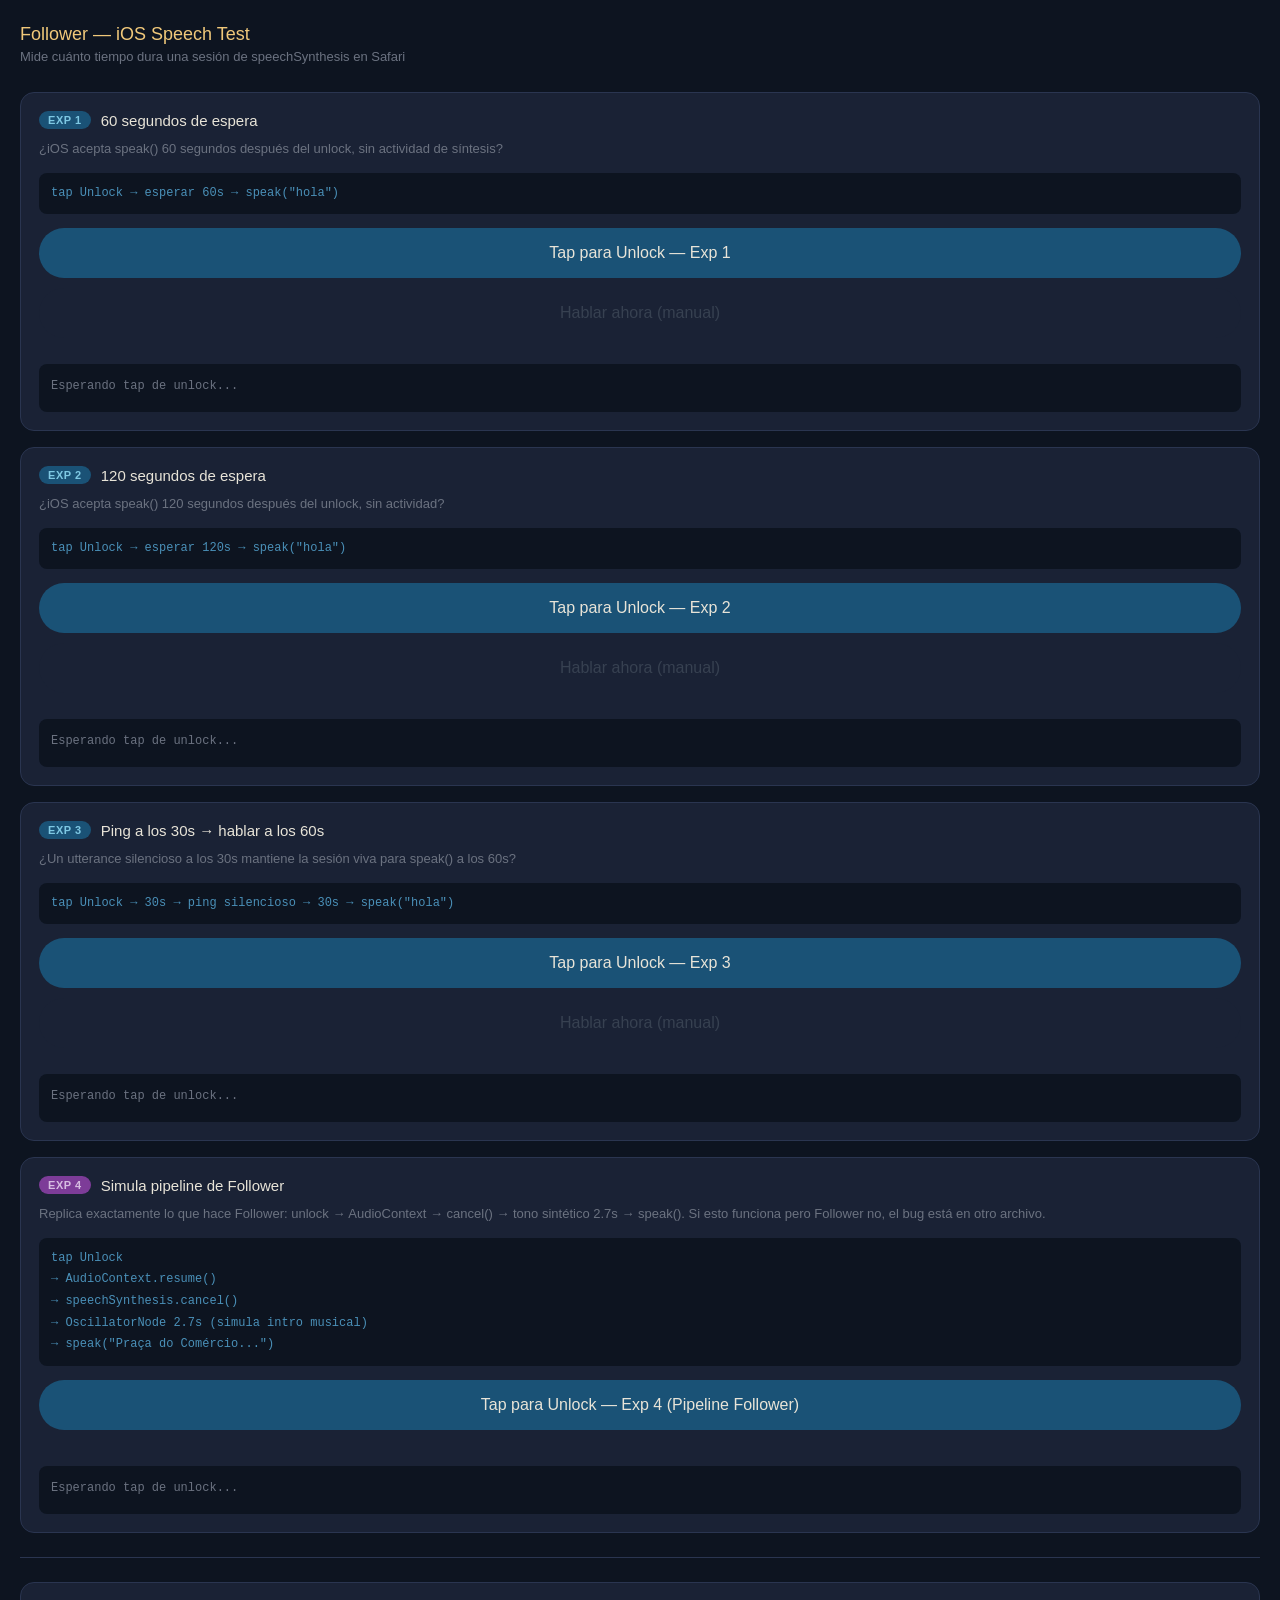
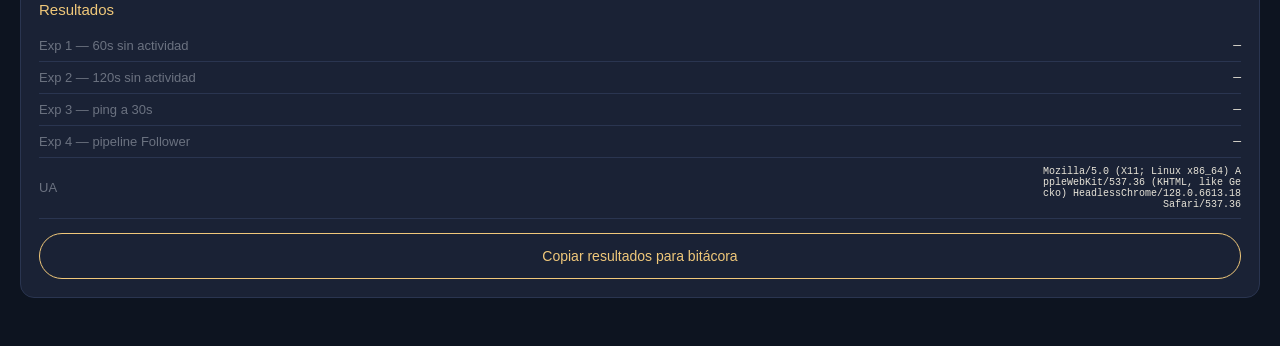
<file: ios-speech-test.html>
<!DOCTYPE html>
<html lang="es">
<head>
<meta charset="UTF-8">
<meta name="viewport" content="width=device-width, initial-scale=1.0">
<title>Follower — iOS Speech Test</title>
<style>
  * { box-sizing: border-box; margin: 0; padding: 0; }

  body {
    font-family: -apple-system, BlinkMacSystemFont, 'Inter', sans-serif;
    background: #0d1420;
    color: #e8e4d8;
    min-height: 100vh;
    padding: 24px 20px 48px;
  }

  h1 {
    font-size: 18px;
    font-weight: 500;
    color: #f0c87a;
    margin-bottom: 4px;
  }

  .subtitle {
    font-size: 13px;
    color: #6b7280;
    margin-bottom: 28px;
  }

  .exp {
    background: #1a2235;
    border: 0.5px solid #2a3550;
    border-radius: 14px;
    padding: 18px;
    margin-bottom: 16px;
  }

  .exp-header {
    display: flex;
    align-items: center;
    gap: 10px;
    margin-bottom: 10px;
  }

  .exp-num {
    background: #1a5276;
    color: #7ec8e3;
    font-size: 11px;
    font-weight: 600;
    padding: 3px 9px;
    border-radius: 20px;
    letter-spacing: 0.05em;
  }

  .exp-title {
    font-size: 15px;
    font-weight: 500;
    color: #e8e4d8;
  }

  .exp-desc {
    font-size: 13px;
    color: #6b7280;
    margin-bottom: 14px;
    line-height: 1.5;
  }

  .flow {
    font-family: 'SF Mono', 'Fira Code', monospace;
    font-size: 12px;
    color: #4a90b8;
    background: #0d1420;
    border-radius: 8px;
    padding: 10px 12px;
    margin-bottom: 14px;
    line-height: 1.8;
  }

  .btn-unlock {
    width: 100%;
    padding: 16px;
    background: #1a5276;
    color: #e8e4d8;
    border: none;
    border-radius: 50px;
    font-size: 16px;
    font-weight: 500;
    cursor: pointer;
    margin-bottom: 10px;
    -webkit-tap-highlight-color: transparent;
  }

  .btn-unlock:active { opacity: 0.8; }
  .btn-unlock:disabled { background: #1a2235; color: #374151; }

  .btn-speak {
    width: 100%;
    padding: 16px;
    background: #c0392b;
    color: #fff;
    border: none;
    border-radius: 50px;
    font-size: 16px;
    font-weight: 500;
    cursor: pointer;
    -webkit-tap-highlight-color: transparent;
  }

  .btn-speak:active { opacity: 0.8; }
  .btn-speak:disabled { background: #1a2235; color: #374151; }

  .status {
    margin-top: 12px;
    padding: 12px;
    background: #0d1420;
    border-radius: 8px;
    font-size: 12px;
    font-family: 'SF Mono', 'Fira Code', monospace;
    line-height: 1.7;
    min-height: 48px;
    color: #6b7280;
  }

  .log-ok    { color: #4ade80; }
  .log-fail  { color: #f87171; }
  .log-info  { color: #60a5fa; }
  .log-warn  { color: #f0c87a; }
  .log-time  { color: #9ca3af; }

  .countdown {
    font-size: 28px;
    font-weight: 500;
    color: #f0c87a;
    text-align: center;
    padding: 10px 0 4px;
  }

  .result-badge {
    display: inline-block;
    padding: 4px 12px;
    border-radius: 20px;
    font-size: 12px;
    font-weight: 600;
    margin-top: 8px;
  }

  .result-ok   { background: rgba(74,222,128,0.15); color: #4ade80; }
  .result-fail { background: rgba(248,113,113,0.15); color: #f87171; }

  .divider {
    border: none;
    border-top: 0.5px solid #2a3550;
    margin: 24px 0;
  }

  .summary {
    background: #1a2235;
    border: 0.5px solid #2a3550;
    border-radius: 14px;
    padding: 18px;
  }

  .summary h2 {
    font-size: 15px;
    font-weight: 500;
    color: #f0c87a;
    margin-bottom: 12px;
  }

  .summary-row {
    display: flex;
    justify-content: space-between;
    align-items: center;
    padding: 8px 0;
    border-bottom: 0.5px solid #2a3550;
    font-size: 13px;
  }

  .summary-row:last-child { border-bottom: none; }
  .summary-label { color: #6b7280; }
  .summary-val { font-family: 'SF Mono', 'Fira Code', monospace; color: #e8e4d8; }

  .copy-btn {
    width: 100%;
    padding: 14px;
    background: transparent;
    color: #f0c87a;
    border: 0.5px solid #f0c87a;
    border-radius: 50px;
    font-size: 14px;
    font-weight: 500;
    cursor: pointer;
    margin-top: 14px;
    -webkit-tap-highlight-color: transparent;
  }
</style>
</head>
<body>

<h1>Follower — iOS Speech Test</h1>
<p class="subtitle">Mide cuánto tiempo dura una sesión de speechSynthesis en Safari</p>

<!-- EXPERIMENTO 1 -->
<div class="exp" id="exp1">
  <div class="exp-header">
    <span class="exp-num">EXP 1</span>
    <span class="exp-title">60 segundos de espera</span>
  </div>
  <p class="exp-desc">¿iOS acepta speak() 60 segundos después del unlock, sin actividad de síntesis?</p>
  <div class="flow">tap Unlock → esperar 60s → speak("hola")</div>
  <button class="btn-unlock" id="btn1unlock" onclick="runExp(1, 60)">
    Tap para Unlock — Exp 1
  </button>
  <button class="btn-speak" id="btn1speak" disabled onclick="speakNow(1)">
    Hablar ahora (manual)
  </button>
  <div class="countdown" id="cd1"></div>
  <div class="status" id="log1">Esperando tap de unlock...</div>
</div>

<!-- EXPERIMENTO 2 -->
<div class="exp" id="exp2">
  <div class="exp-header">
    <span class="exp-num">EXP 2</span>
    <span class="exp-title">120 segundos de espera</span>
  </div>
  <p class="exp-desc">¿iOS acepta speak() 120 segundos después del unlock, sin actividad?</p>
  <div class="flow">tap Unlock → esperar 120s → speak("hola")</div>
  <button class="btn-unlock" id="btn2unlock" onclick="runExp(2, 120)">
    Tap para Unlock — Exp 2
  </button>
  <button class="btn-speak" id="btn2speak" disabled onclick="speakNow(2)">
    Hablar ahora (manual)
  </button>
  <div class="countdown" id="cd2"></div>
  <div class="status" id="log2">Esperando tap de unlock...</div>
</div>

<!-- EXPERIMENTO 3 -->
<div class="exp" id="exp3">
  <div class="exp-header">
    <span class="exp-num">EXP 3</span>
    <span class="exp-title">Ping a los 30s → hablar a los 60s</span>
  </div>
  <p class="exp-desc">¿Un utterance silencioso a los 30s mantiene la sesión viva para speak() a los 60s?</p>
  <div class="flow">tap Unlock → 30s → ping silencioso → 30s → speak("hola")</div>
  <button class="btn-unlock" id="btn3unlock" onclick="runExp(3, 60, true)">
    Tap para Unlock — Exp 3
  </button>
  <button class="btn-speak" id="btn3speak" disabled onclick="speakNow(3)">
    Hablar ahora (manual)
  </button>
  <div class="countdown" id="cd3"></div>
  <div class="status" id="log3">Esperando tap de unlock...</div>
</div>

<!-- EXPERIMENTO 4 -->
<div class="exp" id="exp4">
  <div class="exp-header">
    <span class="exp-num" style="background:#7d3c98;color:#d7bde2;">EXP 4</span>
    <span class="exp-title">Simula pipeline de Follower</span>
  </div>
  <p class="exp-desc">Replica exactamente lo que hace Follower: unlock → AudioContext → cancel() → tono sintético 2.7s → speak(). Si esto funciona pero Follower no, el bug está en otro archivo.</p>
  <div class="flow">
    tap Unlock<br>
    → AudioContext.resume()<br>
    → speechSynthesis.cancel()<br>
    → OscillatorNode 2.7s (simula intro musical)<br>
    → speak("Praça do Comércio...")
  </div>
  <button class="btn-unlock" id="btn4unlock" onclick="runExp4()">
    Tap para Unlock — Exp 4 (Pipeline Follower)
  </button>
  <div class="countdown" id="cd4"></div>
  <div class="status" id="log4">Esperando tap de unlock...</div>
</div>

<hr class="divider">

<!-- RESUMEN -->
<div class="summary">
  <h2>Resultados</h2>
  <div class="summary-row">
    <span class="summary-label">Exp 1 — 60s sin actividad</span>
    <span class="summary-val" id="res1">—</span>
  </div>
  <div class="summary-row">
    <span class="summary-label">Exp 2 — 120s sin actividad</span>
    <span class="summary-val" id="res2">—</span>
  </div>
  <div class="summary-row">
    <span class="summary-label">Exp 3 — ping a 30s</span>
    <span class="summary-val" id="res3">—</span>
  </div>
  <div class="summary-row">
    <span class="summary-label">Exp 4 — pipeline Follower</span>
    <span class="summary-val" id="res4">—</span>
  </div>
  <div class="summary-row">
    <span class="summary-label">UA</span>
    <span class="summary-val" id="ua" style="font-size:10px; max-width:200px; text-align:right; word-break:break-all;"></span>
  </div>
  <button class="copy-btn" onclick="copyResults()">Copiar resultados para bitácora</button>
</div>

<script>
  document.getElementById('ua').textContent = navigator.userAgent;

  const results = { 1: null, 2: null, 3: null };
  const timers  = {};

  function log(n, msg, cls) {
    const el = document.getElementById('log' + n);
    const line = document.createElement('div');
    line.className = cls || '';
    const now = new Date();
    const ts = now.toTimeString().slice(0,8);
    line.innerHTML = '<span class="log-time">' + ts + '</span>  ' + msg;
    el.appendChild(line);
    el.scrollTop = el.scrollHeight;
  }

  function setResult(n, ok, detail) {
    results[n] = { ok, detail };
    const el = document.getElementById('res' + n);
    el.innerHTML = '<span class="result-badge ' + (ok ? 'result-ok' : 'result-fail') + '">'
      + (ok ? '✓ HABLÓ' : '✗ SILENCIO') + '</span>';
  }

  function countdown(n, secs, onDone, onPing) {
    let remaining = secs;
    const el = document.getElementById('cd' + n);
    el.textContent = remaining + 's';

    timers[n] = setInterval(() => {
      remaining--;
      el.textContent = remaining + 's';

      if (onPing && remaining === secs / 2) {
        onPing();
      }

      if (remaining <= 0) {
        clearInterval(timers[n]);
        el.textContent = '';
        onDone();
      }
    }, 1000);
  }

  function doSpeak(n, text, source) {
    const u = new SpeechSynthesisUtterance(text || 'Follower funciona correctamente en iOS Safari.');

    // Seleccionar voz española si existe
    const voices = window.speechSynthesis.getVoices();
    const esVoice = voices.find(v => v.lang.startsWith('es') && v.localService)
                 || voices.find(v => v.lang.startsWith('es'));
    if (esVoice) u.voice = esVoice;
    u.lang = 'es-419';
    u.rate = 0.92;

    const t0 = performance.now();

    u.onstart = () => {
      const lag = Math.round(performance.now() - t0);
      log(n, 'onstart · lag=' + lag + 'ms · fuente=' + source, 'log-ok');
      setResult(n, true, 'lag=' + lag + 'ms · pending=' + window.speechSynthesis.pending);
    };

    u.onend = () => {
      log(n, 'onend — narración completa', 'log-ok');
    };

    u.onerror = (e) => {
      log(n, 'onerror · error=' + e.error, 'log-fail');
      setResult(n, false, 'error=' + e.error);
    };

    window.speechSynthesis.cancel();
    window.speechSynthesis.speak(u);

    const pending = window.speechSynthesis.pending;
    const speaking = window.speechSynthesis.speaking;
    log(n, 'speak() ejecutado · pending=' + pending + ' speaking=' + speaking,
        pending || speaking ? 'log-info' : 'log-warn');

    if (!pending && !speaking) {
      setTimeout(() => {
        if (!results[n]) {
          setResult(n, false, 'pending=false · onstart nunca llegó');
          log(n, 'DIAGNÓSTICO: iOS descartó utterance silenciosamente (trusted event expirado)', 'log-fail');
        }
      }, 3000);
    }
  }

  function speakNow(n) {
    // Habla manual desde tap directo (siempre debería funcionar)
    clearInterval(timers[n]);
    document.getElementById('cd' + n).textContent = '';
    log(n, 'speak() manual desde tap directo', 'log-warn');
    doSpeak(n, 'Prueba manual desde tap directo.', 'tap-manual');
  }

  function runExp(n, waitSecs, withPing) {
    const btnUnlock = document.getElementById('btn' + n + 'unlock');
    const btnSpeak  = document.getElementById('btn' + n + 'speak');

    btnUnlock.disabled = true;
    btnSpeak.disabled = false;

    // Unlock desde trusted event
    window.speechSynthesis.cancel();
    const silent = new SpeechSynthesisUtterance('');
    silent.volume = 0;
    silent.rate = 10;
    window.speechSynthesis.speak(silent);

    log(n, 'unlock desde tap · speechSynthesis desbloqueado', 'log-info');
    log(n, 'esperando ' + waitSecs + 's' + (withPing ? ' · ping a los ' + (waitSecs/2) + 's' : '') + '...', 'log-time');

    const pingFn = withPing ? () => {
      const ping = new SpeechSynthesisUtterance(' ');
      ping.volume = 0;
      ping.rate = 10;
      window.speechSynthesis.speak(ping);
      log(n, 'ping silencioso enviado a los ' + (waitSecs/2) + 's', 'log-info');
    } : null;

    countdown(n, waitSecs, () => {
      log(n, 'tiempo completado — ejecutando speak() automático', 'log-warn');
      doSpeak(n, 'Follower funciona. iOS mantuvo la sesión activa.', 'auto-timer');
    }, pingFn);
  }

  function copyResults() {
    const ua = navigator.userAgent;
    const now = new Date().toISOString();
    let txt = 'FOLLOWER — iOS Speech Test Results\n';
    txt += 'Fecha: ' + now + '\n';
    txt += 'UA: ' + ua + '\n\n';

    [1,2,3,4].forEach(n => {
      const labels = {
        1: 'Exp 1 — 60s sin actividad',
        2: 'Exp 2 — 120s sin actividad',
        3: 'Exp 3 — ping a 30s',
        4: 'Exp 4 — pipeline Follower'
      };
      const r = results[n];
      txt += labels[n] + ': ';
      if (!r) { txt += 'no ejecutado\n'; }
      else { txt += (r.ok ? 'HABLÓ ✓' : 'SILENCIO ✗') + ' · ' + r.detail + '\n'; }
    });

    // Leer logs
    [1,2,3,4].forEach(n => {
      txt += '\n--- Log Exp ' + n + ' ---\n';
      const lines = document.getElementById('log' + n).querySelectorAll('div');
      lines.forEach(l => { txt += l.textContent + '\n'; });
    });

    navigator.clipboard.writeText(txt).then(() => {
      const btn = document.querySelector('.copy-btn');
      btn.textContent = '✓ Copiado';
      setTimeout(() => { btn.textContent = 'Copiar resultados para bitácora'; }, 2000);
    }).catch(() => {
      // Fallback para iOS que puede bloquear clipboard
      const ta = document.createElement('textarea');
      ta.value = txt;
      ta.style.position = 'fixed';
      ta.style.opacity = '0';
      document.body.appendChild(ta);
      ta.select();
      document.execCommand('copy');
      ta.remove();
      const btn = document.querySelector('.copy-btn');
      btn.textContent = '✓ Copiado';
      setTimeout(() => { btn.textContent = 'Copiar resultados para bitácora'; }, 2000);
    });
  }

  // ── EXPERIMENTO 4: Simula pipeline exacto de Follower ──
  function runExp4() {
    const btn = document.getElementById('btn4unlock');
    btn.disabled = true;

    // PASO 1: Unlock desde trusted event (igual que unlockFromGesture())
    window.speechSynthesis.cancel();
    const silent = new SpeechSynthesisUtterance('');
    silent.volume = 0;
    silent.rate = 10;
    window.speechSynthesis.speak(silent);
    log(4, 'unlock → speak(silent) ejecutado', 'log-info');

    // PASO 2: AudioContext (igual que Music.initFromGesture())
    let audioCtx;
    try {
      audioCtx = new (window.AudioContext || window.webkitAudioContext)();
      audioCtx.resume();
      log(4, 'AudioContext creado · state=' + audioCtx.state, 'log-info');
    } catch(e) {
      log(4, 'AudioContext falló: ' + e.message, 'log-warn');
    }

    // PASO 3: cancel() — igual que Voice.stop() al inicio de speak()
    // Aquí está la hipótesis: este cancel() mata la sesión
    window.speechSynthesis.cancel();
    log(4, 'cancel() ejecutado (simula Voice.stop() en speak())', 'log-warn');

    // PASO 4: Tono sintético 2.7s (simula Music.playNarratorIntro())
    log(4, 'iniciando tono sintético 2.7s...', 'log-info');
    let cdSecs = 3;
    const cdEl = document.getElementById('cd4');
    cdEl.textContent = cdSecs + 's';
    const cdInt = setInterval(() => {
      cdSecs--;
      cdEl.textContent = cdSecs > 0 ? cdSecs + 's' : '';
      if (cdSecs <= 0) clearInterval(cdInt);
    }, 1000);

    if (audioCtx) {
      try {
        const osc = audioCtx.createOscillator();
        const gain = audioCtx.createGain();
        osc.connect(gain);
        gain.connect(audioCtx.destination);
        gain.gain.setValueAtTime(0.1, audioCtx.currentTime);
        gain.gain.exponentialRampToValueAtTime(0.001, audioCtx.currentTime + 2.7);
        osc.start();
        osc.stop(audioCtx.currentTime + 2.7);
        log(4, 'tono sintético reproduciéndose', 'log-info');
      } catch(e) {
        log(4, 'tono falló: ' + e.message, 'log-warn');
      }
    }

    // PASO 5: speak() después de 2.8s (igual que Follower tras la intro)
    setTimeout(() => {
      log(4, 'ejecutando speak() tras 2.8s de intro musical...', 'log-warn');

      const voices = window.speechSynthesis.getVoices();
      const esVoice = voices.find(v => v.lang.startsWith('es') && v.localService)
                   || voices.find(v => v.lang.startsWith('es'));

      const u = new SpeechSynthesisUtterance(
        'Praça do Comércio es el corazón histórico de Lisboa. Aquí llegaban los barcos cargados de especias del mundo.'
      );
      if (esVoice) u.voice = esVoice;
      u.lang = 'es-419';
      u.rate = 0.92;

      const t0 = performance.now();

      u.onstart = () => {
        const lag = Math.round(performance.now() - t0);
        log(4, 'onstart · lag=' + lag + 'ms ← FUNCIONA', 'log-ok');
        setResult(4, true, 'lag=' + lag + 'ms');
      };
      u.onend = () => log(4, 'onend — narración completa ✓', 'log-ok');
      u.onerror = (e) => {
        log(4, 'onerror · error=' + e.error, 'log-fail');
        setResult(4, false, 'error=' + e.error);
      };

      window.speechSynthesis.speak(u);
      const pending = window.speechSynthesis.pending;
      const speaking = window.speechSynthesis.speaking;
      log(4, 'speak() ejecutado · pending=' + pending + ' speaking=' + speaking,
          pending || speaking ? 'log-info' : 'log-warn');

      if (!pending && !speaking) {
        setTimeout(() => {
          if (!results[4]) {
            setResult(4, false, 'pending=false · mismo síntoma que Follower');
            log(4, 'CONFIRMADO: el cancel() de stop() es la causa — mismo fallo reproducido', 'log-fail');
          }
        }, 3000);
      }
    }, 2800);
  }

  // Inicializar resultado exp4
  results[4] = null;

  // Cargar voces
  if ('speechSynthesis' in window) {
    window.speechSynthesis.getVoices();
    window.speechSynthesis.onvoiceschanged = () => window.speechSynthesis.getVoices();
  }
</script>

</body>
</html>
</file>
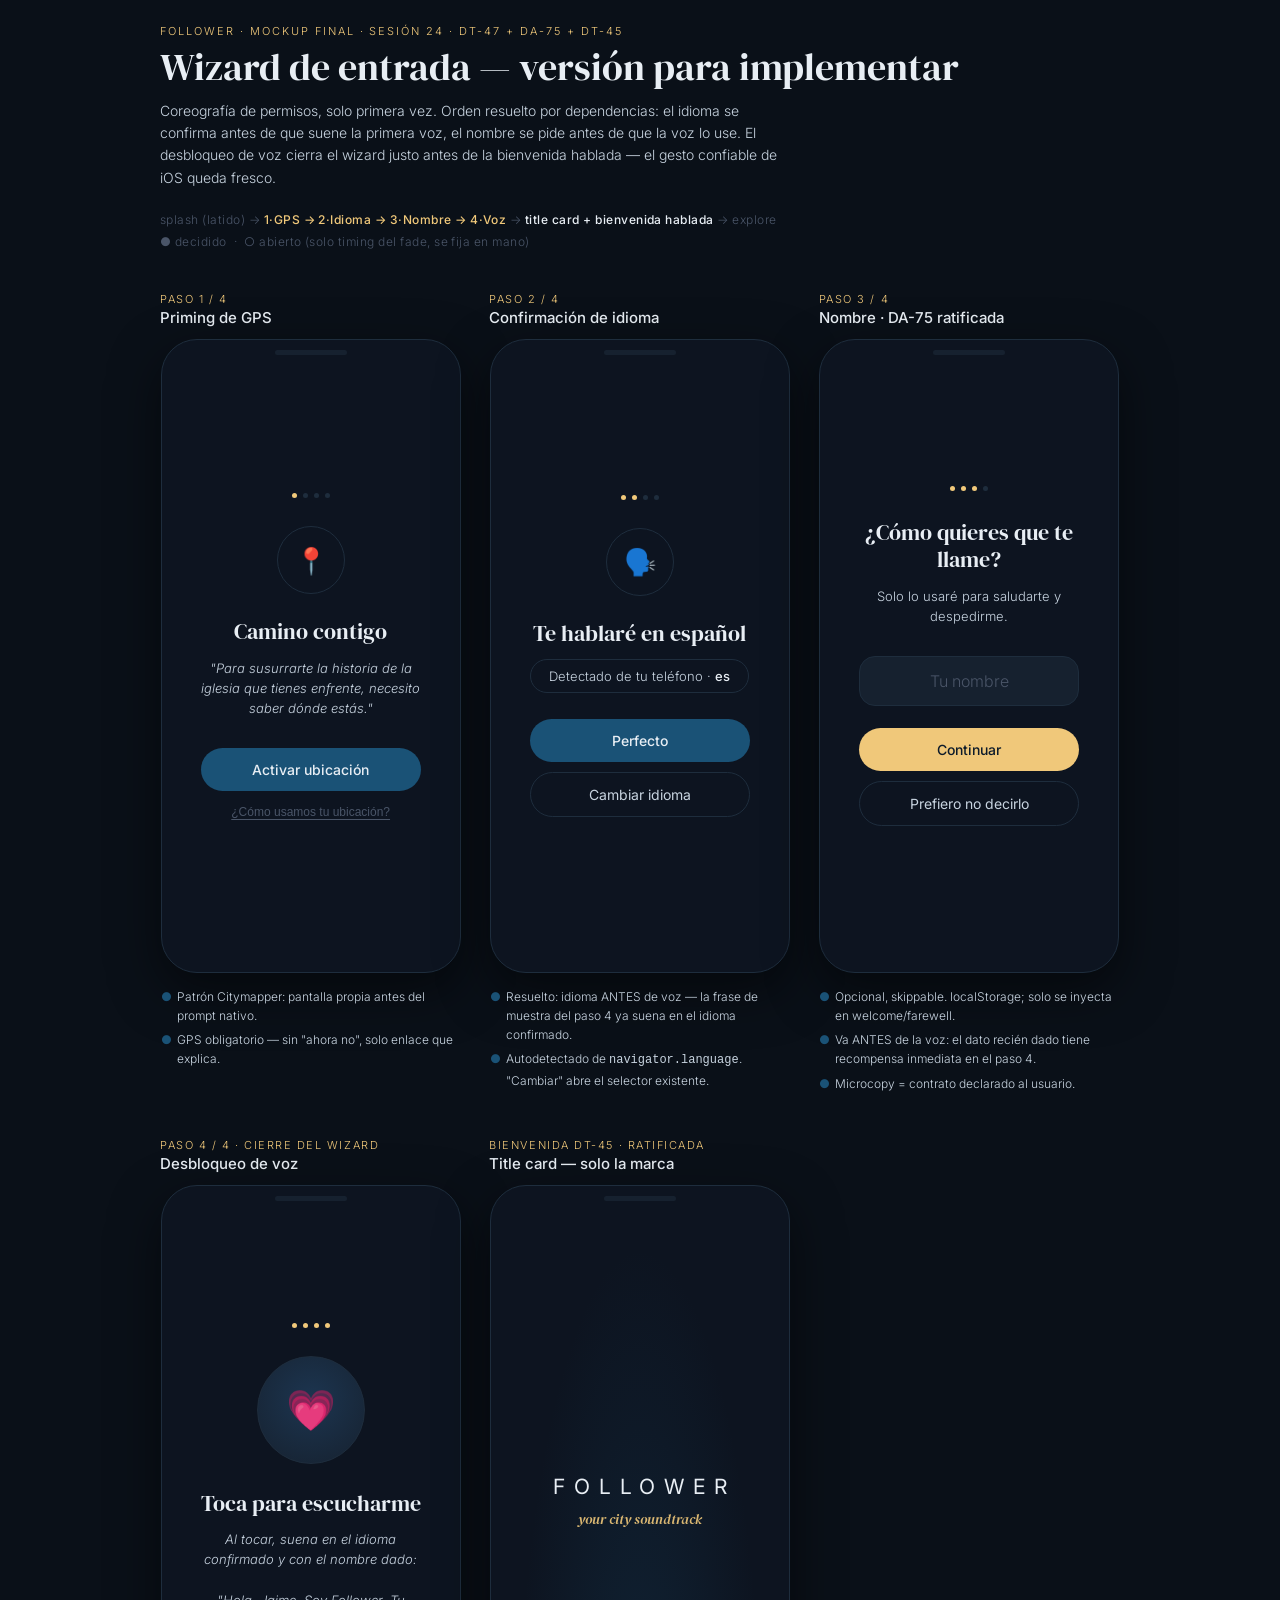
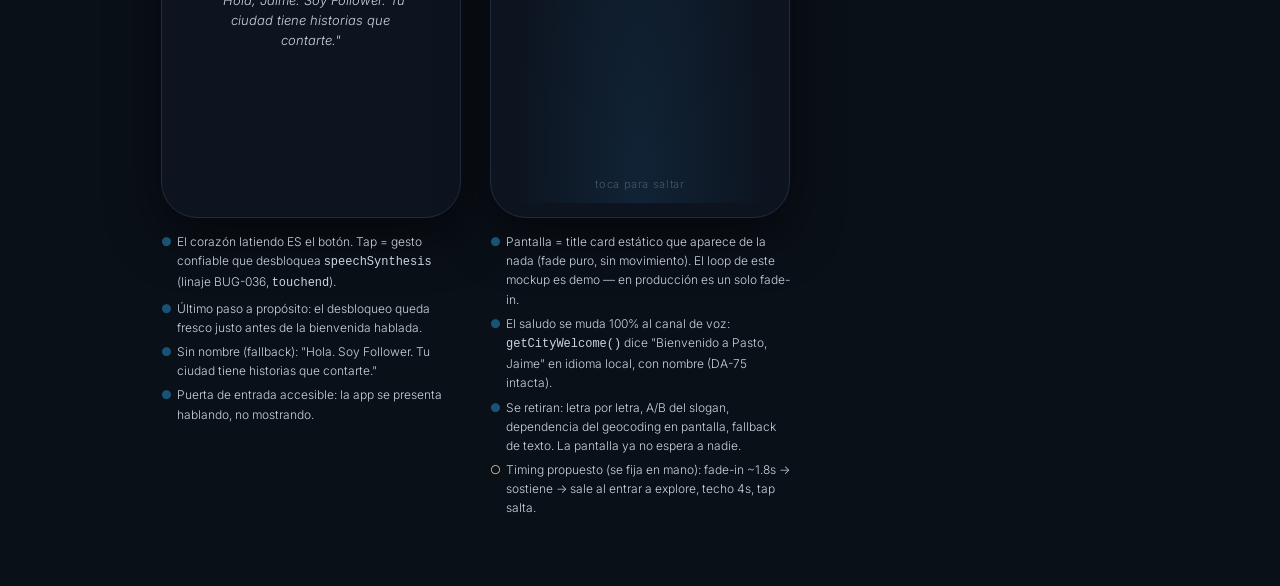
<file: docs/dt47_wizard_mockup_final.html>
<!DOCTYPE html>
<html lang="es">
<head>
<meta charset="UTF-8">
<meta name="viewport" content="width=device-width, initial-scale=1.0">
<title>DT-47 · Mockup final — Wizard de entrada</title>
<link rel="preconnect" href="https://fonts.googleapis.com">
<link href="https://fonts.googleapis.com/css2?family=DM+Serif+Display:ital@0;1&family=Inter:wght@200;300;400;500&display=swap" rel="stylesheet">
<style>
/* ── Tokens reales de Follower (main.css) ── */
:root {
  --color-navy:     #0d1b2a;
  --color-night:    #0d1420;
  --color-night-2:  #0a1018;
  --color-night-3:  #16212f;
  --color-diastole: #c0392b;
  --color-systole:  #1a5276;
  --color-gold:     #f0c87a;
  --color-smoke:    #c8d4e0;
  --color-smoke-2:  #4a5568;
  --color-border:   #1e2d3d;
  --color-ice:      #e8eef4;
  --font-display:   'DM Serif Display', serif;
  --font-ui:        'Inter', sans-serif;
  --radius-lg:      16px;
  --radius-pill:    100px;
}

* { margin:0; padding:0; box-sizing:border-box; -webkit-tap-highlight-color:transparent; }

body {
  background: var(--color-night-2);
  color: var(--color-ice);
  font-family: var(--font-ui);
  font-weight: 300;
  padding: 24px 16px 64px;
}

.doc-header { max-width: 960px; margin: 0 auto 8px; }
.doc-header .eyebrow {
  font-size: 11px; letter-spacing: 0.18em; text-transform: uppercase;
  color: var(--color-gold); margin-bottom: 8px;
}
.doc-header h1 {
  font-family: var(--font-display); font-weight: 400;
  font-size: clamp(26px, 5vw, 38px); line-height: 1.15; margin-bottom: 10px;
}
.doc-header p { color: var(--color-smoke); font-size: 14px; max-width: 620px; line-height: 1.6; }

.flow {
  max-width: 960px; margin: 20px auto 40px;
  font-size: 12px; color: var(--color-smoke-2);
  letter-spacing: 0.04em; line-height: 1.8;
}
.flow b { color: var(--color-ice); font-weight: 500; }
.flow .new { color: var(--color-gold); }

.grid {
  max-width: 960px; margin: 0 auto;
  display: grid; grid-template-columns: repeat(auto-fit, minmax(280px, 1fr));
  gap: 40px 28px;
}

.mock { display: flex; flex-direction: column; align-items: center; }
.mock-label { align-self: flex-start; margin-bottom: 12px; }
.mock-label .step {
  font-size: 11px; letter-spacing: 0.14em; text-transform: uppercase;
  color: var(--color-gold);
}
.mock-label h2 { font-size: 15px; font-weight: 500; margin-top: 2px; }

.phone {
  width: 100%; max-width: 300px; aspect-ratio: 9 / 19;
  background: var(--color-night);
  border: 1px solid var(--color-border);
  border-radius: 36px;
  padding: 14px;
  display: flex; flex-direction: column;
  position: relative; overflow: hidden;
  box-shadow: 0 18px 50px rgba(0,0,0,0.5);
}
.phone::before {
  content: ''; position: absolute; top: 10px; left: 50%;
  transform: translateX(-50%);
  width: 72px; height: 5px; border-radius: 3px;
  background: var(--color-night-3);
}

.screen {
  flex: 1; display: flex; flex-direction: column;
  align-items: center; justify-content: center;
  text-align: center; padding: 24px 18px;
}

.dots { display: flex; gap: 6px; margin-bottom: 28px; }
.dot { width: 5px; height: 5px; border-radius: 50%; background: var(--color-border); }
.dot.on { background: var(--color-gold); }

.icon-wrap {
  width: 68px; height: 68px; border-radius: 50%;
  display: flex; align-items: center; justify-content: center;
  border: 1px solid var(--color-border);
  margin-bottom: 24px; font-size: 26px;
  color: var(--color-gold);
}

.screen h3 {
  font-family: var(--font-display); font-weight: 400;
  font-size: 22px; line-height: 1.25; margin-bottom: 12px;
}
.screen .example {
  font-size: 13px; color: var(--color-smoke); line-height: 1.55;
  font-style: italic; max-width: 220px; margin-bottom: 30px;
}
.screen .plain {
  font-size: 13px; color: var(--color-smoke); line-height: 1.55;
  max-width: 220px; margin-bottom: 30px;
}

.btn {
  font-family: var(--font-ui); font-size: 14px; font-weight: 500;
  border-radius: var(--radius-pill); padding: 13px 0; width: 100%;
  max-width: 220px; border: none; cursor: pointer;
}
.btn-solid { background: var(--color-systole); color: var(--color-ice); }
.btn-gold  { background: var(--color-gold); color: var(--color-navy); }
.btn-ghost {
  background: transparent; color: var(--color-smoke);
  border: 0.5px solid var(--color-border);
  margin-top: 10px; font-weight: 400;
}
.btn-link {
  background: none; border: none; color: var(--color-smoke-2);
  font-size: 12px; margin-top: 14px; text-decoration: underline;
  text-underline-offset: 3px;
}

/* Paso 4 — corazón que late */
.heart-btn {
  width: 108px; height: 108px; border-radius: 50%;
  background: radial-gradient(circle at 50% 40%, #1c3550, var(--color-night-3));
  border: 1px solid var(--color-border);
  display: flex; align-items: center; justify-content: center;
  font-size: 40px; margin-bottom: 26px; cursor: pointer;
  animation: heartbeat 1.4s ease-in-out infinite;
  position: relative;
}
.heart-btn::after {
  content: ''; position: absolute; inset: -10px;
  border-radius: 50%; border: 1px solid var(--color-systole);
  opacity: 0; animation: ring-pulse 2.8s ease-out infinite;
}
@keyframes heartbeat {
  0%, 100% { transform: scale(1); }
  14% { transform: scale(1.07); }
  28% { transform: scale(1); }
  42% { transform: scale(1.05); }
}
@keyframes ring-pulse {
  0% { transform: scale(0.9); opacity: 0.6; }
  100% { transform: scale(1.35); opacity: 0; }
}

.name-input {
  width: 100%; max-width: 220px;
  background: var(--color-night-3);
  border: 1px solid var(--color-border);
  border-radius: var(--radius-lg);
  color: var(--color-ice);
  font-family: var(--font-ui); font-size: 16px; font-weight: 300;
  text-align: center; padding: 14px 12px; margin-bottom: 22px;
}
.name-input::placeholder { color: var(--color-smoke-2); }

.lang-chip {
  font-size: 13px; color: var(--color-smoke);
  border: 0.5px solid var(--color-border);
  border-radius: var(--radius-pill);
  padding: 8px 18px; margin-bottom: 26px;
}
.lang-chip b { color: var(--color-ice); font-weight: 500; }

/* DT-45 — title card */
.welcome-screen { justify-content: center; background:
  radial-gradient(ellipse at 50% 100%, rgba(26,82,118,0.25), transparent 65%);
}
.title-card {
  display: flex; flex-direction: column; align-items: center; gap: 10px;
  animation: card-fade 7s ease-in-out infinite; /* loop solo para demo */
}
.wordmark-lg {
  font-family: var(--font-ui); font-size: 21px; font-weight: 400;
  letter-spacing: 0.42em; color: var(--color-ice);
  padding-left: 0.42em;
}
.slogan {
  font-family: var(--font-display); font-style: italic;
  font-size: 14px; color: var(--color-gold); opacity: 0.9;
}
@keyframes card-fade {
  0%   { opacity: 0; }
  12%  { opacity: 0; }
  38%  { opacity: 1; }
  78%  { opacity: 1; }
  96%  { opacity: 0; }
  100% { opacity: 0; }
}
.skip-hint {
  position: absolute; bottom: 26px; left: 0; right: 0;
  font-size: 11px; color: var(--color-smoke-2); text-align: center;
  letter-spacing: 0.06em;
}

.notes {
  width: 100%; max-width: 300px; margin-top: 14px;
  font-size: 12px; line-height: 1.6; color: var(--color-smoke);
}
.notes .ok, .notes .open {
  display: block; padding-left: 16px; position: relative; margin-bottom: 5px;
}
.notes .ok::before   { content: '●'; position: absolute; left: 0; color: var(--color-systole); }
.notes .open::before { content: '○'; position: absolute; left: 0; color: var(--color-gold); }

@media (prefers-reduced-motion: reduce) {
  .heart-btn, .heart-btn::after { animation: none; }
  .title-card { animation: none; opacity: 1; }
}
</style>
</head>
<body>

<header class="doc-header">
  <div class="eyebrow">Follower · Mockup final · Sesión 24 · DT-47 + DA-75 + DT-45</div>
  <h1>Wizard de entrada — versión para implementar</h1>
  <p>Coreografía de permisos, solo primera vez. Orden resuelto por dependencias:
  el idioma se confirma antes de que suene la primera voz, el nombre se pide antes
  de que la voz lo use. El desbloqueo de voz cierra el wizard justo antes de la
  bienvenida hablada — el gesto confiable de iOS queda fresco.</p>
</header>

<div class="flow">
  splash (latido) → <b class="new">1·GPS → 2·Idioma → 3·Nombre → 4·Voz</b> → <b>title card + bienvenida hablada</b> → explore<br>
  ● decidido &nbsp;·&nbsp; ○ abierto (solo timing del fade, se fija en mano)
</div>

<div class="grid">

  <!-- PASO 1 — GPS -->
  <div class="mock">
    <div class="mock-label">
      <div class="step">Paso 1 / 4</div>
      <h2>Priming de GPS</h2>
    </div>
    <div class="phone">
      <div class="screen">
        <div class="dots"><span class="dot on"></span><span class="dot"></span><span class="dot"></span><span class="dot"></span></div>
        <div class="icon-wrap">📍</div>
        <h3>Camino contigo</h3>
        <p class="example">"Para susurrarte la historia de la iglesia que tienes enfrente, necesito saber dónde estás."</p>
        <button class="btn btn-solid">Activar ubicación</button>
        <button class="btn-link">¿Cómo usamos tu ubicación?</button>
      </div>
    </div>
    <div class="notes">
      <span class="ok">Patrón Citymapper: pantalla propia antes del prompt nativo.</span>
      <span class="ok">GPS obligatorio — sin "ahora no", solo enlace que explica.</span>
    </div>
  </div>

  <!-- PASO 2 — IDIOMA -->
  <div class="mock">
    <div class="mock-label">
      <div class="step">Paso 2 / 4</div>
      <h2>Confirmación de idioma</h2>
    </div>
    <div class="phone">
      <div class="screen">
        <div class="dots"><span class="dot on"></span><span class="dot on"></span><span class="dot"></span><span class="dot"></span></div>
        <div class="icon-wrap">🗣️</div>
        <h3>Te hablaré en español</h3>
        <div class="lang-chip">Detectado de tu teléfono · <b>es</b></div>
        <button class="btn btn-solid">Perfecto</button>
        <button class="btn btn-ghost">Cambiar idioma</button>
      </div>
    </div>
    <div class="notes">
      <span class="ok">Resuelto: idioma ANTES de voz — la frase de muestra del paso 4 ya suena en el idioma confirmado.</span>
      <span class="ok">Autodetectado de <code>navigator.language</code>. "Cambiar" abre el selector existente.</span>
    </div>
  </div>

  <!-- PASO 3 — NOMBRE -->
  <div class="mock">
    <div class="mock-label">
      <div class="step">Paso 3 / 4</div>
      <h2>Nombre · DA-75 ratificada</h2>
    </div>
    <div class="phone">
      <div class="screen">
        <div class="dots"><span class="dot on"></span><span class="dot on"></span><span class="dot on"></span><span class="dot"></span></div>
        <h3>¿Cómo quieres que te llame?</h3>
        <p class="plain">Solo lo usaré para saludarte y despedirme.</p>
        <input class="name-input" placeholder="Tu nombre" value="">
        <button class="btn btn-gold">Continuar</button>
        <button class="btn btn-ghost">Prefiero no decirlo</button>
      </div>
    </div>
    <div class="notes">
      <span class="ok">Opcional, skippable. localStorage; solo se inyecta en welcome/farewell.</span>
      <span class="ok">Va ANTES de la voz: el dato recién dado tiene recompensa inmediata en el paso 4.</span>
      <span class="ok">Microcopy = contrato declarado al usuario.</span>
    </div>
  </div>

  <!-- PASO 4 — VOZ -->
  <div class="mock">
    <div class="mock-label">
      <div class="step">Paso 4 / 4 · cierre del wizard</div>
      <h2>Desbloqueo de voz</h2>
    </div>
    <div class="phone">
      <div class="screen">
        <div class="dots"><span class="dot on"></span><span class="dot on"></span><span class="dot on"></span><span class="dot on"></span></div>
        <div class="heart-btn">💗</div>
        <h3>Toca para escucharme</h3>
        <p class="example">Al tocar, suena en el idioma confirmado y con el nombre dado:<br><br>"Hola, Jaime. Soy Follower. Tu ciudad tiene historias que contarte."</p>
      </div>
    </div>
    <div class="notes">
      <span class="ok">El corazón latiendo ES el botón. Tap = gesto confiable que desbloquea <code>speechSynthesis</code> (linaje BUG-036, <code>touchend</code>).</span>
      <span class="ok">Último paso a propósito: el desbloqueo queda fresco justo antes de la bienvenida hablada.</span>
      <span class="ok">Sin nombre (fallback): "Hola. Soy Follower. Tu ciudad tiene historias que contarte."</span>
      <span class="ok">Puerta de entrada accesible: la app se presenta hablando, no mostrando.</span>
    </div>
  </div>

  <!-- DT-45 — TITLE CARD (ratificado) -->
  <div class="mock">
    <div class="mock-label">
      <div class="step">Bienvenida DT-45 · ratificada</div>
      <h2>Title card — solo la marca</h2>
    </div>
    <div class="phone">
      <div class="screen welcome-screen">
        <div class="title-card">
          <div class="wordmark-lg">FOLLOWER</div>
          <div class="slogan">your city soundtrack</div>
        </div>
        <div class="skip-hint">toca para saltar</div>
      </div>
    </div>
    <div class="notes">
      <span class="ok">Pantalla = title card estático que aparece de la nada (fade puro, sin movimiento). El loop de este mockup es demo — en producción es un solo fade-in.</span>
      <span class="ok">El saludo se muda 100% al canal de voz: <code>getCityWelcome()</code> dice "Bienvenido a Pasto, Jaime" en idioma local, con nombre (DA-75 intacta).</span>
      <span class="ok">Se retiran: letra por letra, A/B del slogan, dependencia del geocoding en pantalla, fallback de texto. La pantalla ya no espera a nadie.</span>
      <span class="open">Timing propuesto (se fija en mano): fade-in ~1.8s → sostiene → sale al entrar a explore, techo 4s, tap salta.</span>
    </div>
  </div>

</div>

</body>
</html>
</file>
